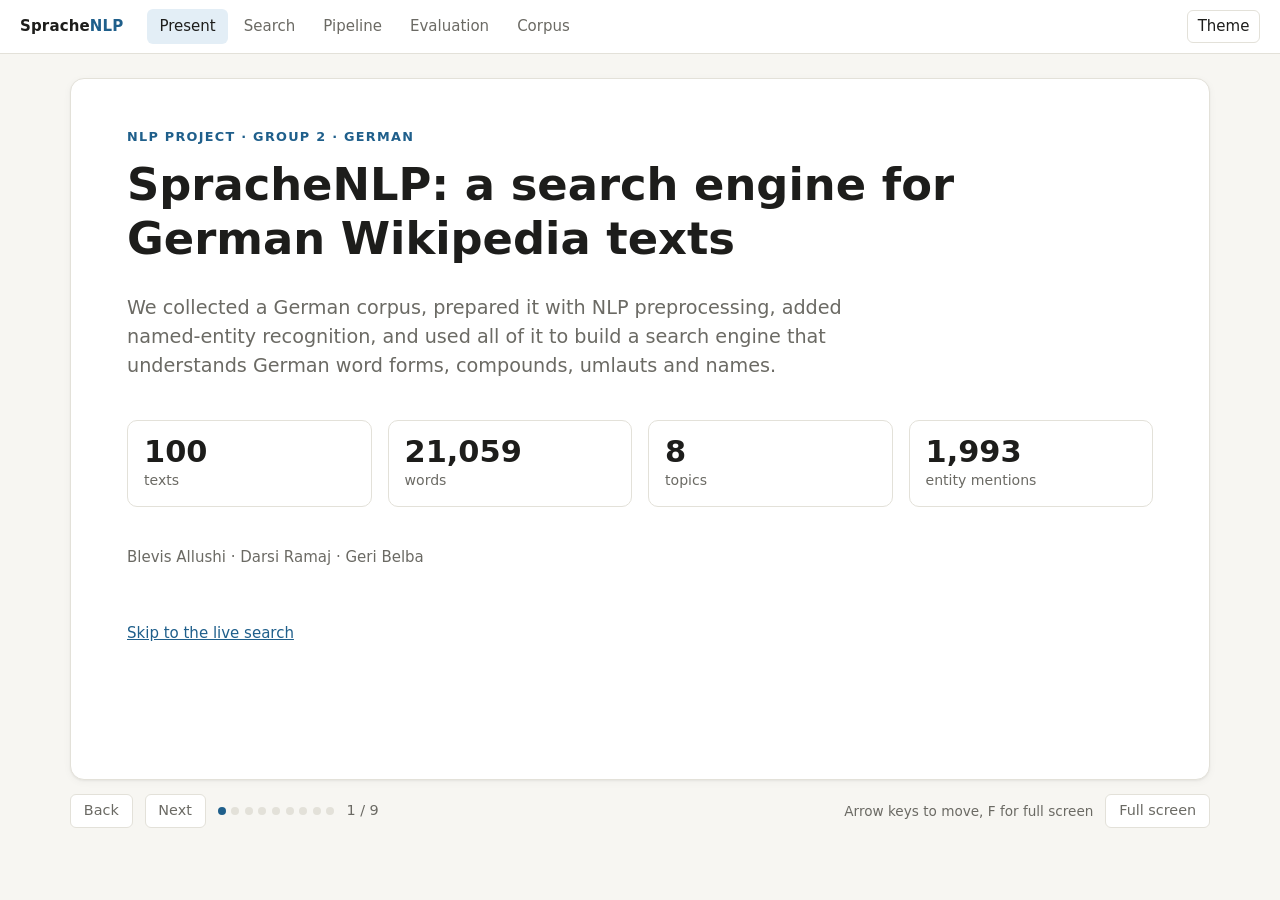
<file: site/index.html>
<!doctype html>
<html lang="en">
<head>
<meta charset="utf-8">
<meta name="viewport" content="width=device-width, initial-scale=1">
<title>SpracheNLP Search</title>
<link rel="stylesheet" href="style.css">
</head>
<body>
<header class="top">
  <div class="brand">Sprache<span>NLP</span></div>
  <nav class="tabs" id="tabs">
    <a href="#present" data-view="present">Present</a>
    <a href="#search" data-view="search">Search</a>
    <a href="#pipeline" data-view="pipeline">Pipeline</a>
    <a href="#evaluation" data-view="evaluation">Evaluation</a>
    <a href="#corpus" data-view="corpus">Corpus</a>
  </nav>
  <div class="spacer"></div>
  <button class="theme-btn" id="theme" title="Switch light/dark">Theme</button>
</header>

<main>
  <!-- ======================= PRESENT ======================= -->
  <section class="view" id="view-present">
    <div class="deck" id="deck"><div class="loading">Loading the slides ...</div></div>
    <div class="deck-nav">
      <button id="prev" aria-label="Previous slide">Back</button>
      <button id="next" aria-label="Next slide">Next</button>
      <div class="dots" id="dots"></div>
      <span id="counter"></span>
      <div class="spacer"></div>
      <span class="small">Arrow keys to move, F for full screen</span>
      <button id="fs">Full screen</button>
    </div>
  </section>

  <!-- ======================= SEARCH ======================= -->
  <section class="view" id="view-search">
    <form class="searchbar" id="search-form" autocomplete="off">
      <input id="q" type="search" placeholder="Suche im Korpus, z. B. Flüsse in Deutschland" aria-label="Search query">
      <button class="btn" type="submit">Search</button>
    </form>
    <div class="chips" id="examples"></div>
    <div class="options">
      <label>Topic <select id="topic"><option value="">all topics</option></select></label>
      <label><input type="checkbox" id="compare"> Compare with the baseline (plain word matching)</label>
    </div>
    <div id="search-out"></div>
  </section>

  <!-- ======================= PIPELINE ======================= -->
  <section class="view" id="view-pipeline">
    <div class="panel">
      <h2>The NLP pipeline on any text</h2>
      <p class="muted">Paste German text. It goes through the same steps as the corpus: cleaning, spaCy, index terms for the search engine, and named-entity recognition (Tutorial 2).</p>
      <textarea id="ptext"></textarea>
      <div class="options">
        <button class="btn" id="prun">Analyse</button>
        <label><input type="checkbox" id="pnoisy"> Noisy input: restore case, umlauts and typos first</label>
        <span class="chips" id="pexamples" style="margin:0"></span>
      </div>
    </div>
    <div id="pipe-out" class="steps"></div>
  </section>

  <!-- ======================= EVALUATION ======================= -->
  <section class="view" id="view-evaluation">
    <div id="eval-out"><div class="loading">Running the evaluation (all systems on all test queries) ...</div></div>
  </section>

  <!-- ======================= CORPUS ======================= -->
  <section class="view" id="view-corpus">
    <div id="corpus-out"><div class="loading">Loading ...</div></div>
  </section>
</main>

<dialog id="doc">
  <div class="dlg-head">
    <div style="flex:1"><h2 id="doc-title"></h2><div class="small muted" id="doc-meta"></div></div>
    <button class="close" id="doc-close" aria-label="Close">&times;</button>
  </div>
  <div class="dlg-body" id="doc-body"></div>
</dialog>

<script src="static-engine.js"></script>
<script src="app.js"></script>
</body>
</html>
</file>
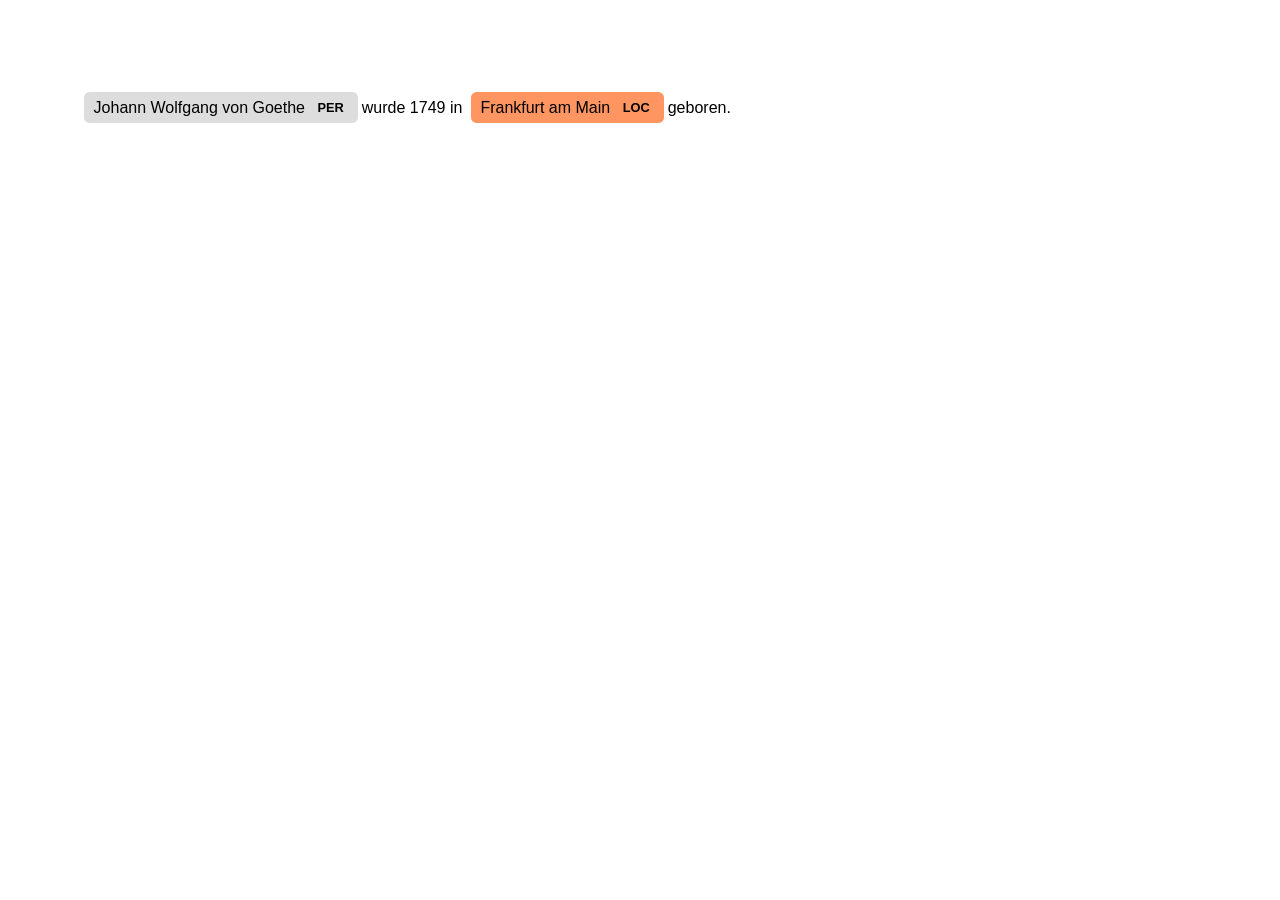
<file: figures/demo_ent.html>
<!DOCTYPE html>
<html lang="de">
    <head>
        <title>displaCy</title>
    </head>

    <body style="font-size: 16px; font-family: -apple-system, BlinkMacSystemFont, 'Segoe UI', Helvetica, Arial, sans-serif, 'Apple Color Emoji', 'Segoe UI Emoji', 'Segoe UI Symbol'; padding: 4rem 2rem; direction: ltr">
<figure style="margin-bottom: 6rem">
<div class="entities" style="line-height: 2.5; direction: ltr">
<mark class="entity" style="background: #ddd; padding: 0.45em 0.6em; margin: 0 0.25em; line-height: 1; border-radius: 0.35em;">
    Johann Wolfgang von Goethe
    <span style="font-size: 0.8em; font-weight: bold; line-height: 1; border-radius: 0.35em; vertical-align: middle; margin-left: 0.5rem">PER</span>
</mark>
 wurde 1749 in 
<mark class="entity" style="background: #ff9561; padding: 0.45em 0.6em; margin: 0 0.25em; line-height: 1; border-radius: 0.35em;">
    Frankfurt am Main
    <span style="font-size: 0.8em; font-weight: bold; line-height: 1; border-radius: 0.35em; vertical-align: middle; margin-left: 0.5rem">LOC</span>
</mark>
 geboren.</div>
</figure>
</body>
</html>
</file>
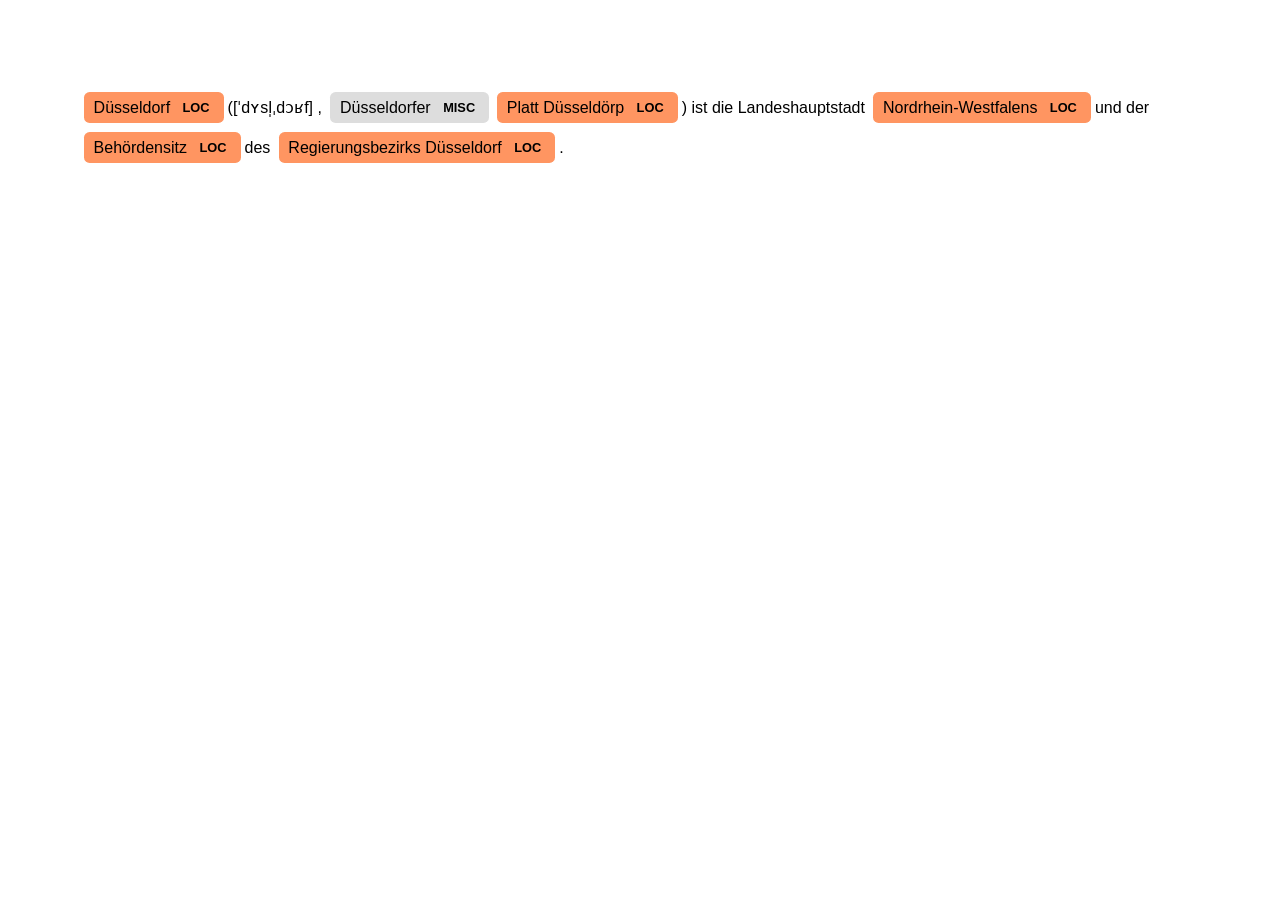
<file: figures/sentence1_ent.html>
<!DOCTYPE html>
<html lang="de">
    <head>
        <title>displaCy</title>
    </head>

    <body style="font-size: 16px; font-family: -apple-system, BlinkMacSystemFont, 'Segoe UI', Helvetica, Arial, sans-serif, 'Apple Color Emoji', 'Segoe UI Emoji', 'Segoe UI Symbol'; padding: 4rem 2rem; direction: ltr">
<figure style="margin-bottom: 6rem">
<div class="entities" style="line-height: 2.5; direction: ltr">
<mark class="entity" style="background: #ff9561; padding: 0.45em 0.6em; margin: 0 0.25em; line-height: 1; border-radius: 0.35em;">
    Düsseldorf
    <span style="font-size: 0.8em; font-weight: bold; line-height: 1; border-radius: 0.35em; vertical-align: middle; margin-left: 0.5rem">LOC</span>
</mark>
 ([ˈdʏsl̩ˌdɔʁf] , 
<mark class="entity" style="background: #ddd; padding: 0.45em 0.6em; margin: 0 0.25em; line-height: 1; border-radius: 0.35em;">
    Düsseldorfer
    <span style="font-size: 0.8em; font-weight: bold; line-height: 1; border-radius: 0.35em; vertical-align: middle; margin-left: 0.5rem">MISC</span>
</mark>
 
<mark class="entity" style="background: #ff9561; padding: 0.45em 0.6em; margin: 0 0.25em; line-height: 1; border-radius: 0.35em;">
    Platt Düsseldörp
    <span style="font-size: 0.8em; font-weight: bold; line-height: 1; border-radius: 0.35em; vertical-align: middle; margin-left: 0.5rem">LOC</span>
</mark>
) ist die Landeshauptstadt 
<mark class="entity" style="background: #ff9561; padding: 0.45em 0.6em; margin: 0 0.25em; line-height: 1; border-radius: 0.35em;">
    Nordrhein-Westfalens
    <span style="font-size: 0.8em; font-weight: bold; line-height: 1; border-radius: 0.35em; vertical-align: middle; margin-left: 0.5rem">LOC</span>
</mark>
 und der 
<mark class="entity" style="background: #ff9561; padding: 0.45em 0.6em; margin: 0 0.25em; line-height: 1; border-radius: 0.35em;">
    Behördensitz
    <span style="font-size: 0.8em; font-weight: bold; line-height: 1; border-radius: 0.35em; vertical-align: middle; margin-left: 0.5rem">LOC</span>
</mark>
 des 
<mark class="entity" style="background: #ff9561; padding: 0.45em 0.6em; margin: 0 0.25em; line-height: 1; border-radius: 0.35em;">
    Regierungsbezirks Düsseldorf
    <span style="font-size: 0.8em; font-weight: bold; line-height: 1; border-radius: 0.35em; vertical-align: middle; margin-left: 0.5rem">LOC</span>
</mark>
.</div>
</figure>
</body>
</html>
</file>
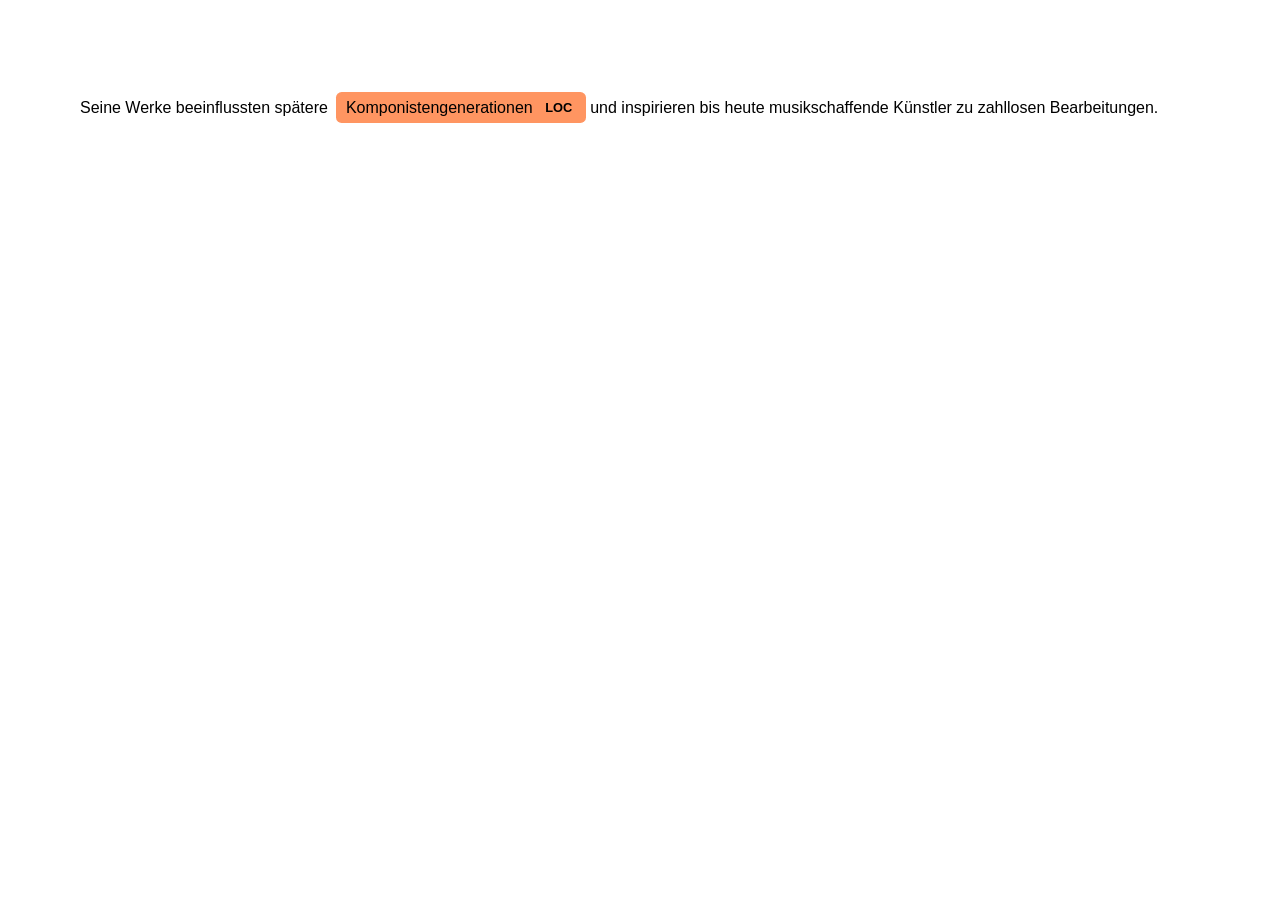
<file: figures/sentence2_ent.html>
<!DOCTYPE html>
<html lang="de">
    <head>
        <title>displaCy</title>
    </head>

    <body style="font-size: 16px; font-family: -apple-system, BlinkMacSystemFont, 'Segoe UI', Helvetica, Arial, sans-serif, 'Apple Color Emoji', 'Segoe UI Emoji', 'Segoe UI Symbol'; padding: 4rem 2rem; direction: ltr">
<figure style="margin-bottom: 6rem">
<div class="entities" style="line-height: 2.5; direction: ltr">Seine Werke beeinflussten spätere 
<mark class="entity" style="background: #ff9561; padding: 0.45em 0.6em; margin: 0 0.25em; line-height: 1; border-radius: 0.35em;">
    Komponistengenerationen
    <span style="font-size: 0.8em; font-weight: bold; line-height: 1; border-radius: 0.35em; vertical-align: middle; margin-left: 0.5rem">LOC</span>
</mark>
 und inspirieren bis heute musikschaffende Künstler zu zahllosen Bearbeitungen.</div>
</figure>
</body>
</html>
</file>
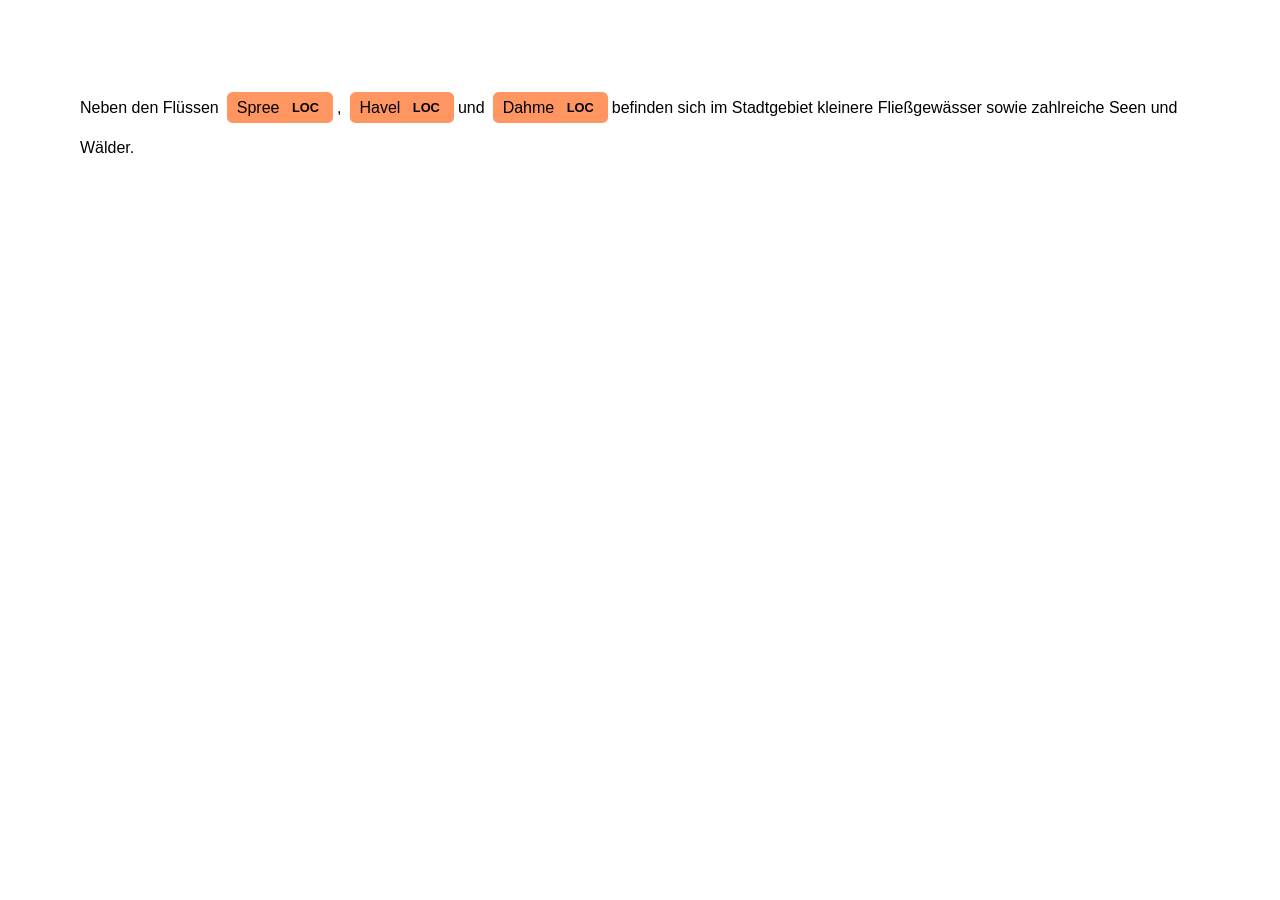
<file: figures/sentence3_ent.html>
<!DOCTYPE html>
<html lang="de">
    <head>
        <title>displaCy</title>
    </head>

    <body style="font-size: 16px; font-family: -apple-system, BlinkMacSystemFont, 'Segoe UI', Helvetica, Arial, sans-serif, 'Apple Color Emoji', 'Segoe UI Emoji', 'Segoe UI Symbol'; padding: 4rem 2rem; direction: ltr">
<figure style="margin-bottom: 6rem">
<div class="entities" style="line-height: 2.5; direction: ltr">Neben den Flüssen 
<mark class="entity" style="background: #ff9561; padding: 0.45em 0.6em; margin: 0 0.25em; line-height: 1; border-radius: 0.35em;">
    Spree
    <span style="font-size: 0.8em; font-weight: bold; line-height: 1; border-radius: 0.35em; vertical-align: middle; margin-left: 0.5rem">LOC</span>
</mark>
, 
<mark class="entity" style="background: #ff9561; padding: 0.45em 0.6em; margin: 0 0.25em; line-height: 1; border-radius: 0.35em;">
    Havel
    <span style="font-size: 0.8em; font-weight: bold; line-height: 1; border-radius: 0.35em; vertical-align: middle; margin-left: 0.5rem">LOC</span>
</mark>
 und 
<mark class="entity" style="background: #ff9561; padding: 0.45em 0.6em; margin: 0 0.25em; line-height: 1; border-radius: 0.35em;">
    Dahme
    <span style="font-size: 0.8em; font-weight: bold; line-height: 1; border-radius: 0.35em; vertical-align: middle; margin-left: 0.5rem">LOC</span>
</mark>
 befinden sich im Stadtgebiet kleinere Fließgewässer sowie zahlreiche Seen und Wälder.</div>
</figure>
</body>
</html>
</file>
<file: site/style.css>
:root {
  --bg: #f7f6f2;
  --panel: #ffffff;
  --ink: #1d1d1b;
  --muted: #6b6a64;
  --line: #e3e1d9;
  --accent: #1f5f8b;
  --accent-soft: #e3eef6;
  --mark: #fde9a8;
  --good: #2f7d4f;
  --bad: #b2412f;
  --shadow: 0 1px 2px rgba(0,0,0,.05), 0 2px 8px rgba(0,0,0,.04);
  --PER: #c4472d; --ORG: #2b6cb0; --LOC: #2f855a; --GPE: #7b4bb3;
  --DATE: #b7791f; --TIME: #b7791f; --MONEY: #4a6670; --PERCENT: #4a6670; --QUANTITY: #4a6670;
  --mono: ui-monospace, "Cascadia Code", Consolas, monospace;
  --sans: "Segoe UI", system-ui, -apple-system, "Helvetica Neue", Arial, sans-serif;
  --serif: Georgia, "Times New Roman", serif;
}
@media (prefers-color-scheme: dark) {
  :root:not([data-theme="light"]) {
    --bg: #17181a; --panel: #212226; --ink: #ecebe6; --muted: #a09f99; --line: #34353a;
    --accent: #7db7e0; --accent-soft: #23323e; --mark: #5c4b12; --good: #6cc08b; --bad: #e57c69;
    --shadow: none;
    --PER: #ef8a73; --ORG: #7fb0ea; --LOC: #74c69b; --GPE: #b99be6;
    --DATE: #e3b25c; --TIME: #e3b25c; --MONEY: #9db8c1; --PERCENT: #9db8c1; --QUANTITY: #9db8c1;
  }
}
:root[data-theme="dark"] {
  --bg: #17181a; --panel: #212226; --ink: #ecebe6; --muted: #a09f99; --line: #34353a;
  --accent: #7db7e0; --accent-soft: #23323e; --mark: #5c4b12; --good: #6cc08b; --bad: #e57c69;
  --shadow: none;
  --PER: #ef8a73; --ORG: #7fb0ea; --LOC: #74c69b; --GPE: #b99be6;
  --DATE: #e3b25c; --TIME: #e3b25c; --MONEY: #9db8c1; --PERCENT: #9db8c1; --QUANTITY: #9db8c1;
}

* { box-sizing: border-box; }
html, body { margin: 0; }
body { background: var(--bg); color: var(--ink); font: 15px/1.5 var(--sans); }
a { color: var(--accent); }
button, input, textarea, select { font: inherit; color: inherit; }
h1, h2, h3 { line-height: 1.2; margin: 0 0 .5em; }
h2 { font-size: 1.35rem; }
h3 { font-size: 1.05rem; }
.muted { color: var(--muted); }
.small { font-size: .85rem; }
.mono { font-family: var(--mono); font-size: .88em; }

/* ---------- top bar ---------- */
header.top {
  position: sticky; top: 0; z-index: 10; background: var(--panel); border-bottom: 1px solid var(--line);
  display: flex; align-items: center; gap: 1.5rem; padding: 0 1.25rem; height: 54px;
}
.brand { font-weight: 700; letter-spacing: .01em; white-space: nowrap; }
.brand span { color: var(--accent); }
nav.tabs { display: flex; gap: .25rem; overflow-x: auto; }
nav.tabs a {
  text-decoration: none; color: var(--muted); padding: .4rem .75rem; border-radius: 6px; white-space: nowrap;
}
nav.tabs a.active { color: var(--ink); background: var(--accent-soft); }
nav.tabs a:hover { color: var(--ink); }
.spacer { flex: 1; }
.theme-btn { border: 1px solid var(--line); background: transparent; border-radius: 6px; padding: .25rem .6rem; cursor: pointer; }

main { max-width: 1180px; margin: 0 auto; padding: 1.5rem 1.25rem 4rem; }
.view { display: none; }
.view.active { display: block; }
.panel { background: var(--panel); border: 1px solid var(--line); border-radius: 10px; padding: 1.1rem 1.25rem; box-shadow: var(--shadow); }
.grid2 { display: grid; grid-template-columns: minmax(0, 1fr) 340px; gap: 1.25rem; align-items: start; }
.stack > * + * { margin-top: 1rem; }
.loading { color: var(--muted); padding: 2rem 0; }
.error { color: var(--bad); }

/* ---------- search ---------- */
.searchbar { display: flex; gap: .5rem; }
.searchbar input {
  flex: 1; font-size: 1.15rem; padding: .7rem 1rem; border: 1px solid var(--line); border-radius: 8px; background: var(--panel);
}
.searchbar input:focus, textarea:focus { outline: 2px solid var(--accent); outline-offset: -1px; }
.btn { border: 1px solid var(--accent); background: var(--accent); color: #fff; border-radius: 8px; padding: .55rem 1.1rem; cursor: pointer; }
:root[data-theme="dark"] .btn { color: #111; }
@media (prefers-color-scheme: dark) { :root:not([data-theme="light"]) .btn { color: #111; } }
.btn.ghost { background: transparent; color: var(--accent); }
.chips { display: flex; flex-wrap: wrap; gap: .4rem; margin: .75rem 0 0; }
.chip {
  border: 1px solid var(--line); background: var(--panel); border-radius: 999px; padding: .2rem .7rem; cursor: pointer; font-size: .85rem;
}
.chip:hover { border-color: var(--accent); }
.chip.on { background: var(--accent-soft); border-color: var(--accent); }
.chip .k { color: var(--muted); margin-left: .3rem; font-size: .75rem; }
.options { display: flex; flex-wrap: wrap; align-items: center; gap: 1rem; margin-top: .75rem; font-size: .9rem; }
.options select { padding: .2rem .4rem; border-radius: 6px; border: 1px solid var(--line); background: var(--panel); }

.notice { background: var(--accent-soft); border-radius: 8px; padding: .55rem .9rem; margin: 1rem 0 0; font-size: .92rem; }
.results { margin-top: 1rem; }
.result { padding: .95rem 0; border-bottom: 1px solid var(--line); }
.result:last-child { border-bottom: 0; }
.result .title { font-size: 1.1rem; font-weight: 600; cursor: pointer; color: var(--accent); background: none; border: 0; padding: 0; text-align: left; }
.result .title:hover { text-decoration: underline; }
.result .meta { font-size: .8rem; color: var(--muted); margin: .1rem 0 .35rem; display: flex; gap: .75rem; flex-wrap: wrap; }
.result .snippet { font-family: var(--serif); font-size: 1rem; line-height: 1.55; }
mark { background: var(--mark); color: inherit; border-radius: 3px; padding: 0 .1em; }
.ents { display: flex; flex-wrap: wrap; gap: .3rem; margin-top: .45rem; }
.ent {
  display: inline-flex; align-items: center; gap: .3rem; font-size: .78rem; border: 1px solid var(--line);
  border-radius: 999px; padding: .05rem .55rem; cursor: pointer; background: var(--panel);
}
.ent::before { content: ""; width: .5rem; height: .5rem; border-radius: 50%; background: var(--c, var(--muted)); }
.tag { font-family: var(--mono); font-size: .7rem; font-weight: 700; color: var(--c); letter-spacing: .03em; }
.columns2 { display: grid; grid-template-columns: 1fr 1fr; gap: 1.25rem; }
.columns2 h3 { font-size: .95rem; color: var(--muted); font-weight: 600; }

/* query analysis side panel */
.qa table { width: 100%; }
.qa .step { font-size: .75rem; text-transform: uppercase; letter-spacing: .06em; color: var(--muted); margin: 1rem 0 .35rem; }
.qa .step:first-child { margin-top: 0; }
.term { display: inline-block; font-family: var(--mono); font-size: .8rem; background: var(--accent-soft); border-radius: 4px; padding: 0 .35rem; margin: .1rem .15rem .1rem 0; }
.term.part { opacity: .75; }
.term.zero { text-decoration: line-through; opacity: .5; }

table { border-collapse: collapse; font-size: .88rem; }
th, td { text-align: left; padding: .3rem .55rem; border-bottom: 1px solid var(--line); vertical-align: top; }
th { color: var(--muted); font-weight: 600; font-size: .78rem; text-transform: uppercase; letter-spacing: .04em; }
td.num, th.num { text-align: right; font-variant-numeric: tabular-nums; }
.tablewrap { overflow-x: auto; }
tr.stop td { color: var(--muted); }
.bio-B { font-weight: 700; }
.bio-O { color: var(--muted); }

/* ---------- pipeline ---------- */
textarea { width: 100%; min-height: 110px; padding: .7rem .9rem; border-radius: 8px; border: 1px solid var(--line); background: var(--panel); resize: vertical; font-family: var(--serif); font-size: 1rem; }
.steps { counter-reset: s; }
.stepbox { position: relative; padding-left: 2.6rem; }
.stepbox::before {
  counter-increment: s; content: counter(s); position: absolute; left: 0; top: 1.05rem;
  width: 1.8rem; height: 1.8rem; border-radius: 50%; background: var(--accent); color: var(--panel);
  display: grid; place-items: center; font-weight: 700; font-size: .9rem;
}
.diff del { background: color-mix(in srgb, var(--bad) 22%, transparent); text-decoration: line-through; }
.annotated { font-family: var(--serif); font-size: 1.05rem; line-height: 2.1; }
.annotated .e { border-bottom: 3px solid var(--c); padding: .05rem .1rem; cursor: help; }
.annotated .e .tag { margin-left: .25rem; }

/* ---------- evaluation ---------- */
.bars { display: grid; grid-template-columns: minmax(150px, 260px) 1fr 6rem; gap: .4rem .75rem; align-items: center; font-size: .9rem; }
.bar { height: 1.1rem; background: var(--accent-soft); border-radius: 4px; overflow: hidden; }
.bar > div { height: 100%; background: var(--accent); border-radius: 4px; }
.delta.up { color: var(--good); }
.delta.down { color: var(--bad); }
.heat td.num { font-weight: 600; }

/* ---------- corpus / doc ---------- */
.doclist { columns: 3 220px; column-gap: 1.5rem; }
.doclist section { break-inside: avoid; margin-bottom: 1rem; }
.doclist h3 { font-size: .85rem; text-transform: uppercase; letter-spacing: .05em; color: var(--muted); }
.doclist button { display: block; background: none; border: 0; padding: .1rem 0; color: var(--accent); cursor: pointer; text-align: left; }
.doclist button:hover { text-decoration: underline; }

dialog { border: 1px solid var(--line); border-radius: 12px; padding: 0; width: min(860px, 94vw); max-height: 88vh; background: var(--panel); color: var(--ink); }
dialog::backdrop { background: rgba(0,0,0,.4); }
.dlg-head { display: flex; align-items: start; gap: 1rem; padding: 1rem 1.25rem; border-bottom: 1px solid var(--line); position: sticky; top: 0; background: var(--panel); }
.dlg-head h2 { margin: 0; }
.dlg-body { padding: 1rem 1.25rem 1.5rem; }
.close { border: 0; background: transparent; font-size: 1.4rem; cursor: pointer; color: var(--muted); line-height: 1; }
.legend { display: flex; flex-wrap: wrap; gap: .75rem; font-size: .8rem; margin: .5rem 0 1rem; }

/* ---------- presentation ---------- */
.deck { position: relative; }
.slide {
  display: none; min-height: calc(100vh - 54px - 9rem); background: var(--panel); border: 1px solid var(--line);
  border-radius: 14px; padding: 3rem 3.5rem; box-shadow: var(--shadow);
}
.slide.active { display: flex; flex-direction: column; }
.slide .kicker { font-size: .8rem; text-transform: uppercase; letter-spacing: .1em; color: var(--accent); font-weight: 700; margin-bottom: .75rem; }
.slide h1 { font-size: clamp(1.8rem, 3.6vw, 2.8rem); margin-bottom: .6rem; }
.slide h2 { font-size: clamp(1.4rem, 2.6vw, 2rem); }
.slide .lead { font-size: 1.2rem; color: var(--muted); max-width: 48rem; }
.slide .body { flex: 1; display: grid; gap: 1.5rem; align-content: start; margin-top: 1.25rem; }
.slide ul { margin: 0; padding-left: 1.2rem; font-size: 1.08rem; }
.slide li + li { margin-top: .4rem; }
.stats { display: grid; grid-template-columns: repeat(auto-fit, minmax(150px, 1fr)); gap: 1rem; }
.stat { border: 1px solid var(--line); border-radius: 10px; padding: .9rem 1rem; }
.stat b { display: block; font-size: 1.9rem; font-variant-numeric: tabular-nums; line-height: 1.1; }
.stat span { color: var(--muted); font-size: .88rem; }
.flow { display: flex; flex-wrap: wrap; align-items: stretch; gap: .5rem; }
.flow .node { border: 1px solid var(--line); border-radius: 8px; padding: .55rem .8rem; background: var(--bg); min-width: 130px; flex: 1; }
.flow .node b { display: block; font-size: .95rem; }
.flow .node span { font-size: .8rem; color: var(--muted); }
.flow .arrow { align-self: center; color: var(--muted); }
.deck-nav { display: flex; align-items: center; gap: .75rem; margin-top: .9rem; color: var(--muted); font-size: .9rem; }
.deck-nav button { border: 1px solid var(--line); background: var(--panel); border-radius: 6px; padding: .3rem .8rem; cursor: pointer; }
.dots { display: flex; gap: .35rem; }
.dots i { width: .5rem; height: .5rem; border-radius: 50%; background: var(--line); cursor: pointer; }
.dots i.on { background: var(--accent); }
body.fullscreen header.top { display: none; }
body.fullscreen main { max-width: none; padding: 1rem; }
body.fullscreen .slide { min-height: calc(100vh - 4.5rem); }
.example { font-family: var(--serif); font-size: 1.1rem; border-left: 3px solid var(--accent); padding: .3rem .9rem; background: var(--bg); border-radius: 0 6px 6px 0; }

@media (max-width: 900px) {
  .grid2, .columns2 { grid-template-columns: 1fr; }
  .slide { padding: 1.5rem 1.25rem; }
  header.top { gap: .75rem; padding: 0 1rem; }
  main { padding: 1rem 1rem 3rem; }
  .bars { grid-template-columns: 1fr 1fr 3rem; }
}
</file>
